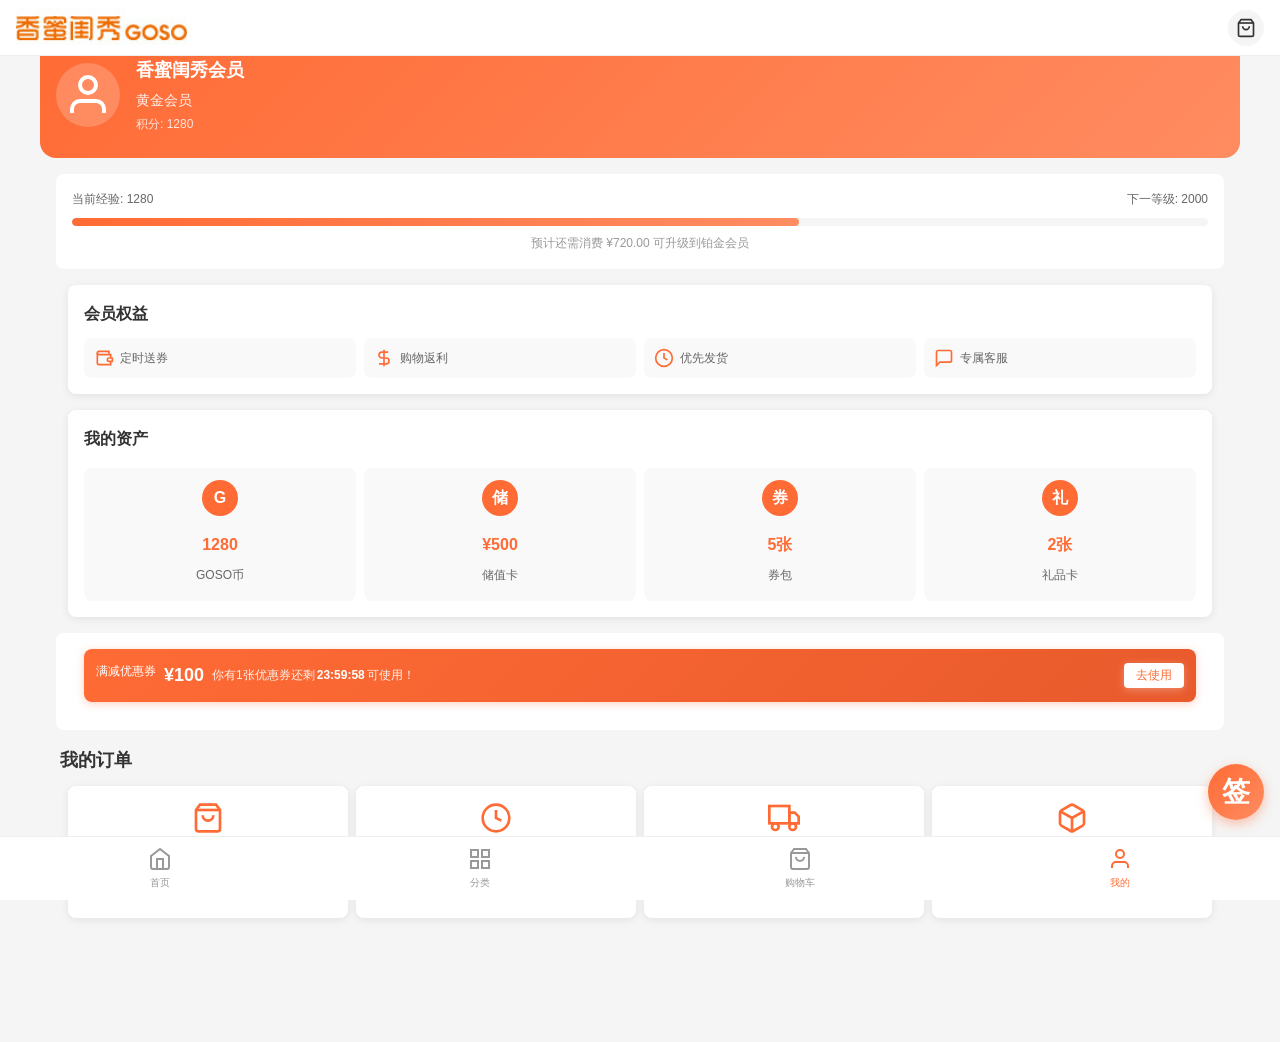
<file: member.html>
<!DOCTYPE html>
<html lang="zh-CN">
<head>
  <meta charset="UTF-8">
  <meta name="viewport" content="width=device-width, initial-scale=1.0">
  <title>会员中心 - 香蜜闺秀</title>
  <link rel="icon" href="goso_img/favicon.ico">
  <link rel="stylesheet" href="css/common.css">
</head>
<body>
  <nav class="top-nav">
    <img src="goso_img/logo.jpg" alt="香蜜闺秀" class="logo">
    <div class="cart-btn" onclick="navigateTo('cart')">
      <svg width="20" height="20" viewBox="0 0 24 24" fill="none" stroke="currentColor" stroke-width="2">
        <path d="M6 2L3 6v14a2 2 0 0 0 2 2h14a2 2 0 0 0 2-2V6l-3-4z"></path>
        <line x1="3" y1="6" x2="21" y2="6"></line>
        <path d="M16 10a4 4 0 0 1-8 0"></path>
      </svg>
      <span class="badge" style="display: none;">0</span>
    </div>
  </nav>

  <div class="container" style="margin-top: 48px; margin-bottom: 56px;">
    <div class="member-header">
      <div class="avatar">
        <svg width="48" height="48" viewBox="0 0 24 24" fill="none" stroke="currentColor" stroke-width="2">
          <path d="M20 21v-2a4 4 0 0 0-4-4H8a4 4 0 0 0-4 4v2"></path>
          <circle cx="12" cy="7" r="4"></circle>
        </svg>
      </div>
      <div class="member-info">
        <div class="member-name">香蜜闺秀会员</div>
        <div class="member-level">黄金会员</div>
        <div class="member-points">积分: 1280</div>
      </div>
    </div>

    <div class="progress-section">
      <div class="progress-info">
        <span class="current-exp">当前经验: 1280</span>
        <span class="next-level">下一等级: 2000</span>
      </div>
      <div class="progress-bar">
        <div class="progress-fill" style="width: 64%"></div>
      </div>
      <div class="upgrade-hint">预计还需消费 ¥720.00 可升级到铂金会员</div>
    </div>

    <div class="member-benefits">
      <div class="benefits-title">会员权益</div>
      <div class="benefits-list">
        <div class="benefit-item">
          <svg width="20" height="20" viewBox="0 0 24 24" fill="none" stroke="currentColor" stroke-width="2">
            <path d="M20 12V8H6a2 2 0 0 1-2-2c0-1.1.9-2 2-2h12v4"></path>
            <path d="M4 6v12a2 2 0 0 0 2 2h14v-4"></path>
            <path d="M18 12a2 2 0 0 0-2 2c0 1.1.9 2 2 2h4v-4h-4z"></path>
          </svg>
          <span>定时送券</span>
        </div>
        <div class="benefit-item">
          <svg width="20" height="20" viewBox="0 0 24 24" fill="none" stroke="currentColor" stroke-width="2">
            <path d="M12 2v20M17 5H9.5a3.5 3.5 0 0 0 0 7h5a3.5 3.5 0 0 1 0 7H6"></path>
          </svg>
          <span>购物返利</span>
        </div>
        <div class="benefit-item">
          <svg width="20" height="20" viewBox="0 0 24 24" fill="none" stroke="currentColor" stroke-width="2">
            <circle cx="12" cy="12" r="10"></circle>
            <polyline points="12 6 12 12 16 14"></polyline>
          </svg>
          <span>优先发货</span>
        </div>
        <div class="benefit-item">
          <svg width="20" height="20" viewBox="0 0 24 24" fill="none" stroke="currentColor" stroke-width="2">
            <path d="M21 15a2 2 0 0 1-2 2H7l-4 4V5a2 2 0 0 1 2-2h14a2 2 0 0 1 2 2z"></path>
          </svg>
          <span>专属客服</span>
        </div>
      </div>
    </div>

    <div class="member-assets">
      <div class="assets-title">我的资产</div>
      <div class="assets-list">
        <div class="asset-item">
          <div class="asset-icon">G</div>
          <div class="asset-value">1280</div>
          <div class="asset-name">GOSO币</div>
        </div>
        <div class="asset-item">
          <div class="asset-icon">储</div>
          <div class="asset-value">¥500</div>
          <div class="asset-name">储值卡</div>
        </div>
        <div class="asset-item">
          <div class="asset-icon">券</div>
          <div class="asset-value">5张</div>
          <div class="asset-name">券包</div>
        </div>
        <div class="asset-item">
          <div class="asset-icon">礼</div>
          <div class="asset-value">2张</div>
          <div class="asset-name">礼品卡</div>
        </div>
      </div>
    </div>

    <div class="coupon-section">
      <div class="coupon-countdown">
        <div class="coupon-info">
          <div class="coupon-title">满减优惠券</div>
          <div class="coupon-amount">¥100</div>
          <div class="coupon-desc">你有1张优惠券还剩<span id="coupon-countdown">23:59:59</span>可使用！</div>
        </div>
        <button class="use-btn" onclick="showToast('跳转到优惠券使用页面')">去使用</button>
      </div>
    </div>

    <h2 class="section-title">我的订单</h2>
    <div class="order-list" id="order-list">
      <div class="order-item">
        <svg width="24" height="24" viewBox="0 0 24 24" fill="none" stroke="currentColor" stroke-width="2">
          <path d="M6 2L3 6v14a2 2 0 0 0 2 2h14a2 2 0 0 0 2-2V6l-3-4z"></path>
          <line x1="3" y1="6" x2="21" y2="6"></line>
          <path d="M16 10a4 4 0 0 1-8 0"></path>
        </svg>
        <div class="order-count">3</div>
        <div class="order-label">全部订单</div>
      </div>
      <div class="order-item">
        <svg width="24" height="24" viewBox="0 0 24 24" fill="none" stroke="currentColor" stroke-width="2">
          <circle cx="12" cy="12" r="10"></circle>
          <polyline points="12 6 12 12 16 14"></polyline>
        </svg>
        <div class="order-count">1</div>
        <div class="order-label">待付款</div>
      </div>
      <div class="order-item">
        <svg width="24" height="24" viewBox="0 0 24 24" fill="none" stroke="currentColor" stroke-width="2">
          <rect x="1" y="3" width="15" height="13"></rect>
          <polygon points="16 8 20 8 23 11 23 16 16 16 16 8"></polygon>
          <circle cx="5.5" cy="18.5" r="2.5"></circle>
          <circle cx="18.5" cy="18.5" r="2.5"></circle>
        </svg>
        <div class="order-count">0</div>
        <div class="order-label">待发货</div>
      </div>
      <div class="order-item">
        <svg width="24" height="24" viewBox="0 0 24 24" fill="none" stroke="currentColor" stroke-width="2">
          <path d="M21 16V8a2 2 0 0 0-1-1.73l-7-4a2 2 0 0 0-2 0l-7 4A2 2 0 0 0 3 8v8a2 2 0 0 0 1 1.73l7 4a2 2 0 0 0 2 0l7-4A2 2 0 0 0 21 16z"></path>
          <polyline points="3.27 6.96 12 12.01 20.73 6.96"></polyline>
          <line x1="12" y1="22.08" x2="12" y2="12"></line>
        </svg>
        <div class="order-count">0</div>
        <div class="order-label">待收货</div>
      </div>
    </div>
  </div>

  <div class="signin-float-btn" id="signin-float-btn" onclick="toggleSigninModal()">
    <span class="signin-text">签</span>
  </div>

  <div class="signin-modal" id="signin-modal">
    <div class="signin-modal-content">
      <div class="signin-modal-header">
        <div class="signin-title">每日签到</div>
        <div class="signin-close" onclick="toggleSigninModal()">
          <svg width="24" height="24" viewBox="0 0 24 24" fill="none" stroke="currentColor" stroke-width="2">
            <line x1="18" y1="6" x2="6" y2="18"></line>
            <line x1="6" y1="6" x2="18" y2="18"></line>
          </svg>
        </div>
      </div>
      <div class="signin-streak-info">
        <div class="streak-count">已连续签到 <span class="streak-days">7</span> 天</div>
        <div class="next-reward">再签到 <span class="next-days">3</span> 天可获得神秘大礼包</div>
      </div>
      <div class="signin-calendar" id="signin-calendar">
      </div>
      <div class="signin-actions">
        <button class="signin-btn" id="signin-btn" onclick="doSignin()">立即签到</button>
      </div>
    </div>
  </div>

  <nav class="bottom-nav">
    <div class="nav-item" data-page="index" onclick="navigateTo('index')">
      <svg class="icon" viewBox="0 0 24 24" fill="none" stroke="currentColor" stroke-width="2">
        <path d="M3 9l9-7 9 7v11a2 2 0 0 1-2 2H5a2 2 0 0 1-2-2z"></path>
        <polyline points="9 22 9 12 15 12 15 22"></polyline>
      </svg>
      <span class="text">首页</span>
    </div>
    <div class="nav-item" data-page="category" onclick="navigateTo('category')">
      <svg class="icon" viewBox="0 0 24 24" fill="none" stroke="currentColor" stroke-width="2">
        <rect x="3" y="3" width="7" height="7"></rect>
        <rect x="14" y="3" width="7" height="7"></rect>
        <rect x="14" y="14" width="7" height="7"></rect>
        <rect x="3" y="14" width="7" height="7"></rect>
      </svg>
      <span class="text">分类</span>
    </div>
    <div class="nav-item" data-page="cart" onclick="navigateTo('cart')">
      <svg class="icon" viewBox="0 0 24 24" fill="none" stroke="currentColor" stroke-width="2">
        <path d="M6 2L3 6v14a2 2 0 0 0 2 2h14a2 2 0 0 0 2-2V6l-3-4z"></path>
        <line x1="3" y1="6" x2="21" y2="6"></line>
        <path d="M16 10a4 4 0 0 1-8 0"></path>
      </svg>
      <span class="text">购物车</span>
    </div>
    <div class="nav-item active" data-page="member" onclick="navigateTo('member')">
      <svg class="icon" viewBox="0 0 24 24" fill="none" stroke="currentColor" stroke-width="2">
        <path d="M20 21v-2a4 4 0 0 0-4-4H8a4 4 0 0 0-4 4v2"></path>
        <circle cx="12" cy="7" r="4"></circle>
      </svg>
      <span class="text">我的</span>
    </div>
  </nav>

  <script src="js/common.js"></script>
  <script>
    let countdownTime = 24 * 60 * 60 - 1;

    function updateCountdown() {
      const hours = Math.floor(countdownTime / 3600);
      const minutes = Math.floor((countdownTime % 3600) / 60);
      const seconds = countdownTime % 60;
      document.getElementById('coupon-countdown').textContent = 
        `${hours.toString().padStart(2, '0')}:${minutes.toString().padStart(2, '0')}:${seconds.toString().padStart(2, '0')}`;
      
      if (countdownTime > 0) {
        countdownTime--;
      } else {
        countdownTime = 24 * 60 * 60 - 1;
      }
    }

    setInterval(updateCountdown, 1000);
    updateCountdown();

    function toggleSigninModal() {
      const modal = document.getElementById('signin-modal');
      const btn = document.getElementById('signin-float-btn');
      if (modal.style.display === 'flex') {
        modal.style.display = 'none';
        btn.style.transform = 'rotate(0deg)';
      } else {
        modal.style.display = 'flex';
        btn.style.transform = 'rotate(45deg)';
        generateCalendar();
      }
    }

    function generateCalendar() {
      const calendar = document.getElementById('signin-calendar');
      const today = new Date();
      const year = today.getFullYear();
      const month = today.getMonth();
      const day = today.getDate();
      
      const firstDay = new Date(year, month, 1).getDay();
      const daysInMonth = new Date(year, month + 1, 0).getDate();
      
      const signedDays = [1, 2, 3, 4, 5, 6, 7];
      
      let calendarHTML = '<div class="calendar-header">';
      calendarHTML += '<div class="calendar-day">日</div>';
      calendarHTML += '<div class="calendar-day">一</div>';
      calendarHTML += '<div class="calendar-day">二</div>';
      calendarHTML += '<div class="calendar-day">三</div>';
      calendarHTML += '<div class="calendar-day">四</div>';
      calendarHTML += '<div class="calendar-day">五</div>';
      calendarHTML += '<div class="calendar-day">六</div>';
      calendarHTML += '</div>';
      
      calendarHTML += '<div class="calendar-body">';
      
      for (let i = 0; i < firstDay; i++) {
        calendarHTML += '<div class="calendar-cell empty"></div>';
      }
      
      for (let d = 1; d <= daysInMonth; d++) {
        const isSigned = signedDays.includes(d);
        const isToday = d === day;
        let className = 'calendar-cell';
        if (isSigned) className += ' signed';
        if (isToday) className += ' today';
        
        calendarHTML += `<div class="${className}">${d}</div>`;
      }
      
      calendarHTML += '</div>';
      calendar.innerHTML = calendarHTML;
    }

    function doSignin() {
      const btn = document.getElementById('signin-btn');
      if (btn.textContent === '立即签到') {
        btn.textContent = '已签到';
        btn.disabled = true;
        showToast('签到成功！获得10GOSO币');
      }
    }
  </script>
</body>
</html>
</file>
<file: css/common.css>
* {
  margin: 0;
  padding: 0;
  box-sizing: border-box;
}

body {
  font-family: -apple-system, BlinkMacSystemFont, 'Segoe UI', 'PingFang SC', 'Microsoft YaHei', sans-serif;
  background-color: #f5f5f5;
  color: #333;
  line-height: 1.6;
  padding-bottom: 56px;
}

a {
  text-decoration: none;
  color: inherit;
}

img {
  max-width: 100%;
  height: auto;
  display: block;
}

.container {
  max-width: 1200px;
  margin: 0 auto;
  padding: 0 12px;
}

.top-nav {
  position: fixed;
  top: 0;
  left: 0;
  right: 0;
  height: 48px;
  background: #fff;
  border-bottom: 1px solid #eee;
  z-index: 1000;
  display: flex;
  align-items: center;
  justify-content: space-between;
  padding: 0 12px;
}

.top-nav .logo {
  height: 32px;
  width: auto;
}

.top-nav .search-btn {
  width: 36px;
  height: 36px;
  display: flex;
  align-items: center;
  justify-content: center;
  border-radius: 50%;
  background: #f5f5f5;
  cursor: pointer;
}

.top-nav .cart-btn {
  width: 36px;
  height: 36px;
  display: flex;
  align-items: center;
  justify-content: center;
  border-radius: 50%;
  background: #f5f5f5;
  cursor: pointer;
  position: relative;
}

.top-nav .cart-btn .badge {
  position: absolute;
  top: -4px;
  right: -4px;
  min-width: 16px;
  height: 16px;
  background: #f44336;
  color: #fff;
  font-size: 10px;
  font-weight: 600;
  border-radius: 8px;
  display: flex;
  align-items: center;
  justify-content: center;
  padding: 0 4px;
}

.bottom-nav {
  position: fixed;
  bottom: 0;
  left: 0;
  right: 0;
  height: 56px;
  background: #fff;
  border-top: 1px solid #eee;
  z-index: 1000;
  display: flex;
  align-items: center;
  padding-bottom: env(safe-area-inset-bottom);
}

.bottom-nav .nav-item {
  flex: 1;
  display: flex;
  flex-direction: column;
  align-items: center;
  justify-content: center;
  height: 100%;
  cursor: pointer;
  color: #999;
  transition: all 0.3s;
}

.bottom-nav .nav-item.active {
  color: #ff6b35;
}

.bottom-nav .nav-item .icon {
  width: 24px;
  height: 24px;
  margin-bottom: 4px;
}

.bottom-nav .nav-item .text {
  font-size: 10px;
  font-weight: 400;
}

.carousel {
  position: relative;
  width: 100%;
  height: 200px;
  overflow: hidden;
  margin-bottom: 16px;
}

.carousel .carousel-inner {
  display: flex;
  transition: transform 0.3s ease;
}

.carousel .carousel-item {
  min-width: 100%;
  height: 200px;
  position: relative;
}

.carousel .carousel-item:first-child .carousel-overlay {
  display: none !important;
}

.carousel .carousel-item img {
  width: 100%;
  height: 100%;
  object-fit: contain;
}

.carousel .carousel-overlay {
  position: absolute;
  bottom: 0;
  left: 0;
  right: 0;
  background: linear-gradient(to top, rgba(0, 0, 0, 0.7), transparent);
  padding: 20px 16px;
  color: #fff;
}

.carousel .carousel-title {
  font-size: 20px;
  font-weight: 600;
  margin-bottom: 4px;
}

.carousel .carousel-desc {
  font-size: 14px;
  margin-bottom: 8px;
  opacity: 0.9;
}

.carousel .carousel-btn {
  display: inline-block;
  padding: 6px 16px;
  background: #ff6b35;
  color: #fff;
  border: none;
  border-radius: 16px;
  font-size: 14px;
  font-weight: 500;
  cursor: pointer;
  transition: background 0.3s;
}

.carousel .carousel-btn:hover {
  background: #e85a2c;
}

.carousel .carousel-indicators {
  position: absolute;
  bottom: 12px;
  left: 50%;
  transform: translateX(-50%);
  display: flex;
  gap: 8px;
}

.carousel .carousel-indicator {
  width: 6px;
  height: 6px;
  border-radius: 50%;
  background: rgba(255, 255, 255, 0.5);
  cursor: pointer;
  transition: all 0.3s;
}

.carousel .carousel-indicator.active {
  width: 8px;
  height: 8px;
  background: #fff;
}

.section-title {
  font-size: 18px;
  font-weight: 600;
  color: #333;
  margin: 16px 0 12px;
  padding: 0 4px;
}

.activity-grid {
  display: grid;
  grid-template-columns: repeat(2, 1fr);
  gap: 12px;
  margin-bottom: 16px;
}

.activity-card {
  background: #fff3ed;
  border: 1px solid #ffbea5;
  border-radius: 8px;
  overflow: hidden;
  box-shadow: 0 2px 8px rgba(255, 107, 53, 0.15);
  cursor: pointer;
  transition: all 0.3s;
}

.activity-card:active {
  transform: scale(0.98);
}

.activity-card img {
  width: 100%;
  height: 120px;
  object-fit: cover;
}

.activity-card .activity-info {
  padding: 12px;
}

.activity-card .activity-name {
  font-size: 16px;
  font-weight: 600;
  color: #e85a2c;
  margin-bottom: 4px;
}

.activity-card .activity-desc {
  font-size: 12px;
  color: #666;
  line-height: 1.4;
}

.product-grid {
  flex: 1;
  overflow-y: auto;
  padding: 8px;
  display: grid;
  grid-template-columns: repeat(2, 1fr);
  gap: 8px;
  margin-bottom: 16px;
}

.product-card {
  background: #fff;
  border: 1px solid #eee;
  border-radius: 8px;
  overflow: visible;
  box-shadow: 0 2px 8px rgba(0, 0, 0, 0.08);
  cursor: pointer;
  transition: all 0.3s;
  display: flex;
  flex-direction: column;
}

.product-card:active {
  transform: scale(0.98);
}

.product-card .product-image {
  width: 100%;
  aspect-ratio: 1 / 1;
  min-height: 120px;
  object-fit: cover;
  background: #f5f5f5;
  flex-shrink: 0;
}

.product-card .product-image-wrapper {
  position: relative;
  width: 100%;
  aspect-ratio: 1 / 1;
  min-height: 120px;
  overflow: visible;
}

.product-card .product-info {
  padding: 8px;
  display: flex;
  flex-direction: column;
  gap: 8px;
  flex: 1;
  overflow: visible;
}

.product-card .product-name {
  font-size: 12px;
  color: #333;
  display: -webkit-box;
  -webkit-line-clamp: 2;
  -webkit-box-orient: vertical;
  overflow: hidden;
  line-height: 1.4;
  min-height: 34px;
}

.product-card .activity-tag {
  position: absolute;
  bottom: 8px;
  left: 8px;
  display: inline-block;
  background: rgba(255, 107, 53, 0.7);
  color: #fff;
  font-size: 10px;
  font-weight: 500;
  padding: 2px 6px;
  border-radius: 4px;
}

.product-card .product-bottom {
  display: flex;
  flex-direction: column;
  gap: 8px;
  margin-top: auto;
  overflow: visible;
}

.product-card .product-price {
  font-size: 14px;
  font-weight: 600;
  color: #ff6b35;
}

.product-card .buy-btn {
  padding: 6px 12px;
  background: #ff6b35;
  color: #fff;
  border: none;
  border-radius: 4px;
  font-size: 12px;
  font-weight: 500;
  cursor: pointer;
  white-space: nowrap;
  width: 100%;
  position: relative;
  z-index: 10;
}

.product-card .buy-btn:active {
  transform: scale(0.98);
}

.category-tabs {
  display: flex;
  overflow-x: auto;
  background: #fff;
  padding: 12px 12px 0;
  border-bottom: 1px solid #eee;
  margin-bottom: 12px;
  scrollbar-width: none;
}

.category-tabs::-webkit-scrollbar {
  display: none;
}

.category-tab {
  flex-shrink: 0;
  padding: 8px 16px;
  font-size: 14px;
  color: #666;
  border-radius: 20px;
  cursor: pointer;
  margin-right: 8px;
  transition: all 0.3s;
}

.category-tab.active {
  background: #ff6b35;
  color: #fff;
}

.filter-bar {
  background: #fff;
  padding: 12px;
  display: flex;
  gap: 8px;
  margin-bottom: 12px;
  flex-wrap: wrap;
}

.filter-btn {
  padding: 6px 12px;
  background: #f5f5f5;
  color: #666;
  border: none;
  border-radius: 16px;
  font-size: 12px;
  cursor: pointer;
  transition: all 0.3s;
}

.filter-btn.active {
  background: #ff6b35;
  color: #fff;
}

.cart-item {
  background: #fff;
  border-radius: 8px;
  padding: 12px;
  margin-bottom: 12px;
  display: flex;
  gap: 12px;
  box-shadow: 0 2px 8px rgba(0, 0, 0, 0.08);
}

.cart-item .cart-image {
  width: 80px;
  height: 80px;
  border-radius: 8px;
  object-fit: cover;
  background: #f5f5f5;
}

.cart-item .cart-info {
  flex: 1;
  display: flex;
  flex-direction: column;
}

.cart-item .cart-name {
  font-size: 14px;
  color: #333;
  margin-bottom: 8px;
  display: -webkit-box;
  -webkit-line-clamp: 2;
  -webkit-box-orient: vertical;
  overflow: hidden;
  line-height: 1.4;
}

.cart-item .cart-price {
  font-size: 16px;
  font-weight: 600;
  color: #ff6b35;
  margin-bottom: 8px;
}

.cart-item .cart-actions {
  display: flex;
  justify-content: space-between;
  align-items: center;
}

.cart-item .quantity-control {
  display: flex;
  align-items: center;
  gap: 8px;
}

.cart-item .quantity-btn {
  width: 28px;
  height: 28px;
  border: 1px solid #ddd;
  background: #fff;
  border-radius: 4px;
  font-size: 16px;
  cursor: pointer;
  display: flex;
  align-items: center;
  justify-content: center;
  color: #666;
}

.cart-item .quantity-display {
  font-size: 14px;
  color: #333;
  min-width: 32px;
  text-align: center;
}

.cart-item .delete-btn {
  width: 28px;
  height: 28px;
  border: none;
  background: #f44336;
  border-radius: 4px;
  color: #fff;
  font-size: 14px;
  cursor: pointer;
  display: flex;
  align-items: center;
  justify-content: center;
}

.cart-summary {
  background: #fff;
  border-radius: 8px;
  padding: 16px;
  margin-bottom: 16px;
  box-shadow: 0 2px 8px rgba(0, 0, 0, 0.08);
}

.cart-summary .summary-row {
  display: flex;
  justify-content: space-between;
  margin-bottom: 8px;
  font-size: 14px;
  color: #666;
}

.cart-summary .summary-row.total {
  font-size: 16px;
  font-weight: 600;
  color: #333;
  margin-top: 12px;
  padding-top: 12px;
  border-top: 1px solid #eee;
}

.cart-summary .summary-row.total .price {
  color: #ff6b35;
  font-size: 20px;
}

.checkout-btn {
  width: 100%;
  height: 48px;
  background: #ff6b35;
  color: #fff;
  border: none;
  border-radius: 6px;
  font-size: 16px;
  font-weight: 500;
  cursor: pointer;
  box-shadow: 0 2px 8px rgba(255, 107, 53, 0.3);
  transition: all 0.3s;
}

.checkout-btn:active {
  background: #e85a2c;
  transform: scale(0.98);
}

.checkout-btn:disabled {
  background: #ffbea5;
  cursor: not-allowed;
}

.user-info {
  background: linear-gradient(135deg, #ff6b35 0%, #e85a2c 100%);
  border-radius: 8px;
  padding: 24px;
  margin: 16px 12px;
  display: flex;
  align-items: center;
  gap: 16px;
}

.user-info .avatar {
  width: 64px;
  height: 64px;
  border-radius: 50%;
  background: #fff;
  display: flex;
  align-items: center;
  justify-content: center;
  font-size: 24px;
  color: #ff6b35;
}

.user-info .user-details {
  flex: 1;
}

.user-info .user-name {
  font-size: 18px;
  font-weight: 600;
  color: #fff;
  margin-bottom: 4px;
}

.user-info .user-level {
  font-size: 14px;
  color: rgba(255, 255, 255, 0.9);
}

.menu-grid {
  display: grid;
  grid-template-columns: repeat(4, 1fr);
  gap: 12px;
  padding: 0 12px;
  margin-bottom: 16px;
}

.menu-item {
  background: #fff;
  border-radius: 8px;
  padding: 16px 8px;
  text-align: center;
  cursor: pointer;
  transition: all 0.3s;
  box-shadow: 0 2px 8px rgba(0, 0, 0, 0.08);
}

.menu-item:active {
  transform: scale(0.98);
}

.menu-item .menu-icon {
  width: 32px;
  height: 32px;
  margin: 0 auto 8px;
  color: #ff6b35;
}

.menu-item .menu-text {
  font-size: 12px;
  color: #333;
}

.order-list {
  padding: 0 12px;
}

.order-item {
  background: #fff;
  border-radius: 8px;
  padding: 12px;
  margin-bottom: 12px;
  box-shadow: 0 2px 8px rgba(0, 0, 0, 0.08);
}

.order-item .order-header {
  display: flex;
  justify-content: space-between;
  align-items: center;
  margin-bottom: 12px;
  padding-bottom: 12px;
  border-bottom: 1px solid #eee;
}

.order-item .order-id {
  font-size: 12px;
  color: #999;
}

.order-item .order-status {
  font-size: 12px;
  padding: 2px 8px;
  border-radius: 4px;
}

.order-item .order-status.pending {
  background: #fff3ed;
  color: #ff6b35;
}

.order-item .order-status.completed {
  background: #e8f5e9;
  color: #4caf50;
}

.order-item .order-status.cancelled {
  background: #ffebee;
  color: #f44336;
}

.order-item .order-products {
  display: flex;
  gap: 8px;
  margin-bottom: 12px;
}

.order-item .order-product {
  width: 60px;
  height: 60px;
  border-radius: 4px;
  object-fit: cover;
  background: #f5f5f5;
}

.order-item .order-footer {
  display: flex;
  justify-content: space-between;
  align-items: center;
}

.order-item .order-amount {
  font-size: 16px;
  font-weight: 600;
  color: #ff6b35;
}

.order-item .order-actions {
  display: flex;
  gap: 8px;
}

.order-item .order-btn {
  padding: 6px 12px;
  background: #f5f5f5;
  color: #666;
  border: none;
  border-radius: 4px;
  font-size: 12px;
  cursor: pointer;
}

.order-item .order-btn.primary {
  background: #ff6b35;
  color: #fff;
}

.empty-state {
  text-align: center;
  padding: 48px 24px;
}

.empty-state .empty-icon {
  width: 80px;
  height: 80px;
  margin: 0 auto 16px;
  color: #ccc;
}

.empty-state .empty-text {
  font-size: 14px;
  color: #999;
  margin-bottom: 16px;
}

.empty-state .empty-btn {
  padding: 12px 24px;
  background: #ff6b35;
  color: #fff;
  border: none;
  border-radius: 6px;
  font-size: 14px;
  font-weight: 500;
  cursor: pointer;
}

.toast {
  position: fixed;
  bottom: 100px;
  left: 50%;
  transform: translateX(-50%);
  background: rgba(0, 0, 0, 0.8);
  color: #fff;
  padding: 12px 24px;
  border-radius: 8px;
  font-size: 14px;
  z-index: 2000;
  animation: fadeIn 0.3s ease;
}

@keyframes fadeIn {
  from {
    opacity: 0;
    transform: translateX(-50%) translateY(10px);
  }
  to {
    opacity: 1;
    transform: translateX(-50%) translateY(0);
  }
}

.loading {
  text-align: center;
  padding: 24px;
  color: #999;
  font-size: 14px;
}

@media (min-width: 768px) {
  .container {
    padding: 0 16px;
  }
  
  .top-nav {
    height: 56px;
    padding: 0 16px;
  }
  
  .top-nav .logo {
    height: 40px;
  }
  
  .bottom-nav {
    height: 64px;
  }
  
  .carousel {
    height: 300px;
  }
  
  .carousel .carousel-item {
    height: 300px;
  }
  
  .activity-grid {
    grid-template-columns: repeat(4, 1fr);
  }
  
  .product-grid {
    grid-template-columns: repeat(4, 1fr);
  }
  
  .product-card .product-image {
    height: 200px;
  }
}

@media (min-width: 1024px) {
  .container {
    max-width: 1200px;
  }
  
  .carousel {
    height: 400px;
  }
  
  .carousel .carousel-item {
    height: 400px;
  }
}

.member-header {
  background: linear-gradient(135deg, #ff6b35 0%, #e85a2c 100%);
  border-radius: 8px;
  padding: 24px;
  margin: 16px 12px;
  display: flex;
  align-items: center;
  gap: 16px;
}

.member-header .avatar {
  width: 64px;
  height: 64px;
  border-radius: 50%;
  background: #fff;
  display: flex;
  align-items: center;
  justify-content: center;
  font-size: 24px;
  color: #ff6b35;
}

.member-header .member-info {
  flex: 1;
}

.member-header .member-name {
  font-size: 18px;
  font-weight: 600;
  color: #fff;
  margin-bottom: 8px;
}

.member-header .member-level {
  font-size: 14px;
  color: rgba(255, 255, 255, 0.9);
  margin-bottom: 12px;
}

.member-header .level-progress {
  background: rgba(255, 255, 255, 0.2);
  border-radius: 10px;
  height: 8px;
  overflow: hidden;
  margin-top: 8px;
}

.member-header .progress-bar {
  background: #fff;
  height: 100%;
  border-radius: 10px;
  transition: width 0.3s ease;
}

.member-header .upgrade-tip {
  font-size: 12px;
  color: rgba(255, 255, 255, 0.8);
  margin-top: 8px;
}

.member-assets {
  background: #fff;
  border-radius: 8px;
  padding: 16px;
  margin: 0 12px 16px;
  box-shadow: 0 2px 8px rgba(0, 0, 0, 0.08);
}

.member-assets .assets-title {
  font-size: 16px;
  font-weight: 600;
  color: #333;
  margin-bottom: 16px;
}

.member-assets .assets-grid {
  display: grid;
  grid-template-columns: repeat(4, 1fr);
  gap: 8px;
}

.member-assets .asset-item {
  text-align: center;
  padding: 12px;
  background: #f9f9f9;
  border-radius: 8px;
  cursor: pointer;
  transition: all 0.3s;
}

.member-assets .asset-item:active {
  transform: scale(0.98);
}

.member-assets .asset-icon {
  width: 36px;
  height: 36px;
  margin: 0 auto 8px;
  background: #ff6b35;
  border-radius: 50%;
  display: flex;
  align-items: center;
  justify-content: center;
  color: #fff;
  font-size: 16px;
  font-weight: 600;
}

.member-assets .asset-name {
  font-size: 12px;
  color: #666;
  margin-bottom: 4px;
}

.member-assets .asset-value {
  font-size: 16px;
  font-weight: 600;
  color: #ff6b35;
}

.coupon-countdown {
  background: linear-gradient(135deg, #ff6b35 0%, #e85a2c 100%);
  border-radius: 8px;
  padding: 12px;
  margin: 0 12px 16px;
  box-shadow: 0 2px 8px rgba(255, 107, 53, 0.3);
  display: flex;
  align-items: center;
  justify-content: space-between;
  gap: 8px;
  flex-wrap: nowrap;
}

.coupon-countdown .coupon-info {
  display: flex;
  align-items: center;
  gap: 8px;
  flex: 1;
  min-width: 0;
}

.coupon-countdown .coupon-title {
  font-size: 12px;
  font-weight: 500;
  color: #fff;
  white-space: nowrap;
  flex-shrink: 0;
}

.coupon-countdown .coupon-amount {
  font-size: 18px;
  font-weight: 700;
  color: #fff;
  white-space: nowrap;
  flex-shrink: 0;
}

.coupon-countdown .coupon-desc {
  font-size: 12px;
  color: rgba(255, 255, 255, 0.9);
  font-weight: 500;
  white-space: nowrap;
  overflow: hidden;
  text-overflow: ellipsis;
  flex: 1;
  min-width: 0;
}

.coupon-countdown #coupon-countdown {
  font-weight: 600;
  color: #fff;
  margin: 0 2px;
}

.coupon-countdown .use-btn {
  padding: 4px 12px;
  background: #fff;
  color: #ff6b35;
  border: none;
  border-radius: 4px;
  font-size: 12px;
  font-weight: 500;
  cursor: pointer;
  box-shadow: 0 2px 8px rgba(255, 255, 255, 0.3);
  white-space: nowrap;
  flex-shrink: 0;
  transition: all 0.3s;
}

.coupon-countdown .use-btn:active {
  transform: scale(0.98);
}

.member-benefits {
  background: #fff;
  border-radius: 8px;
  padding: 16px;
  margin: 0 12px 16px;
  box-shadow: 0 2px 8px rgba(0, 0, 0, 0.08);
}

.member-benefits .benefits-title {
  font-size: 16px;
  font-weight: 600;
  color: #333;
  margin-bottom: 12px;
}

.member-benefits .benefits-list {
  display: grid;
  grid-template-columns: repeat(4, 1fr);
  gap: 8px;
}

.member-benefits .benefit-item {
  display: flex;
  align-items: center;
  gap: 6px;
  padding: 10px;
  background: #f9f9f9;
  border-radius: 8px;
}

.member-benefits .benefit-icon {
  width: 20px;
  height: 20px;
  color: #ff6b35;
  flex-shrink: 0;
}

.member-benefits .benefit-text {
  font-size: 12px;
  color: #333;
  line-height: 1.2;
}

.order-tabs {
  display: flex;
  background: #fff;
  padding: 12px;
  border-bottom: 1px solid #eee;
  margin-bottom: 12px;
  overflow-x: auto;
  scrollbar-width: none;
}

.order-tabs::-webkit-scrollbar {
  display: none;
}

.order-tab {
  flex-shrink: 0;
  padding: 8px 16px;
  font-size: 14px;
  color: #666;
  border-radius: 20px;
  cursor: pointer;
  margin-right: 8px;
  transition: all 0.3s;
}

.order-tab.active {
  background: #ff6b35;
  color: #fff;
}

.signin-float-btn {
  position: fixed;
  bottom: 80px;
  right: 12px;
  width: 56px;
  height: 56px;
  background: linear-gradient(135deg, #ff6b35 0%, #e85a2c 100%);
  border-radius: 50%;
  display: flex;
  align-items: center;
  justify-content: center;
  box-shadow: 0 4px 12px rgba(255, 107, 53, 0.4);
  cursor: pointer;
  z-index: 1001;
  transition: all 0.3s;
}

.signin-float-btn:active {
  transform: scale(0.95);
}

.signin-float-btn .btn-icon {
  width: 28px;
  height: 28px;
  color: #fff;
}

.signin-float-btn .signin-text {
  font-size: 28px;
  font-weight: 600;
  color: #fff;
  line-height: 1;
}

.signin-modal {
  position: fixed;
  top: 0;
  left: 0;
  right: 0;
  bottom: 0;
  background: rgba(0, 0, 0, 0.6);
  z-index: 2000;
  display: none;
  align-items: center;
  justify-content: center;
}

.signin-modal.show {
  display: flex;
}

.signin-modal .modal-content {
  background: #fff;
  border-radius: 12px;
  width: 90%;
  max-width: 400px;
  max-height: 80vh;
  overflow-y: auto;
  box-shadow: 0 4px 20px rgba(0, 0, 0, 0.3);
}

.signin-modal .modal-header {
  padding: 16px;
  border-bottom: 1px solid #eee;
  display: flex;
  justify-content: space-between;
  align-items: center;
}

.signin-modal .modal-title {
  font-size: 18px;
  font-weight: 600;
  color: #333;
}

.signin-modal .close-btn {
  width: 32px;
  height: 32px;
  border: none;
  background: #f5f5f5;
  border-radius: 50%;
  cursor: pointer;
  display: flex;
  align-items: center;
  justify-content: center;
  color: #666;
}

.signin-modal .modal-body {
  padding: 16px;
}

.signin-modal .signin-info {
  text-align: center;
  margin-bottom: 16px;
}

.signin-modal .signin-days {
  font-size: 48px;
  font-weight: 600;
  color: #ff6b35;
  margin-bottom: 8px;
}

.signin-modal .signin-label {
  font-size: 14px;
  color: #666;
  margin-bottom: 16px;
}

.signin-modal .calendar-grid {
  display: grid;
  grid-template-columns: repeat(7, 1fr);
  gap: 8px;
  margin-bottom: 16px;
}

.signin-modal .calendar-day {
  width: 36px;
  height: 36px;
  display: flex;
  align-items: center;
  justify-content: center;
  border-radius: 50%;
  font-size: 12px;
  color: #666;
  background: #f5f5f5;
}

.signin-modal .calendar-day.signed {
  background: #ff6b35;
  color: #fff;
}

.signin-modal .calendar-day.today {
  border: 2px solid #ff6b35;
}

.signin-modal .calendar-day.signed.today {
  background: #ff6b35;
  color: #fff;
  border: 2px solid #e85a2c;
}

.signin-modal .reward-info {
  background: #fff3ed;
  border: 1px solid #ffbea5;
  border-radius: 8px;
  padding: 12px;
  margin-bottom: 16px;
}

.signin-modal .reward-title {
  font-size: 14px;
  font-weight: 600;
  color: #e85a2c;
  margin-bottom: 8px;
}

.signin-modal .reward-desc {
  font-size: 12px;
  color: #666;
}

.signin-modal .signin-btn {
  width: 100%;
  height: 48px;
  background: #ff6b35;
  color: #fff;
  border: none;
  border-radius: 6px;
  font-size: 16px;
  font-weight: 500;
  cursor: pointer;
  box-shadow: 0 2px 8px rgba(255, 107, 53, 0.3);
  transition: all 0.3s;
}

.signin-modal .signin-btn:active {
  transform: scale(0.98);
}

.signin-modal .signin-btn:disabled {
  background: #ffbea5;
  cursor: not-allowed;
}

.category-layout {
  display: flex;
  min-height: calc(100vh - 104px);
}

.category-sidebar {
  width: 100px;
  background: #f5f5f5;
  overflow-y: auto;
  flex-shrink: 0;
  position: sticky;
  top: 48px;
  height: calc(100vh - 104px);
}

.sidebar-item {
  padding: 16px 12px;
  font-size: 14px;
  color: #666;
  text-align: center;
  cursor: pointer;
  transition: all 0.3s;
  border-left: 3px solid transparent;
}

.sidebar-item.active {
  background: #fff;
  color: #ff6b35;
  border-left-color: #ff6b35;
  font-weight: 500;
}

.category-main {
  flex: 1;
  display: flex;
  flex-direction: column;
  background: #fff;
}

.category-search {
  padding: 12px;
  border-bottom: 1px solid #eee;
  display: flex;
  gap: 8px;
}

.search-input-wrapper {
  flex: 0 0 80%;
  display: flex;
  align-items: center;
  background: #f5f5f5;
  border-radius: 20px;
  padding: 8px 12px;
}

.search-icon {
  color: #999;
  margin-right: 8px;
  flex-shrink: 0;
}

.search-input {
  flex: 1;
  border: none;
  background: transparent;
  font-size: 14px;
  color: #333;
  outline: none;
}

.search-input::placeholder {
  color: #999;
}

.search-btn-action {
  flex: 0 0 20%;
  height: 36px;
  background: #ff6b35;
  color: #fff;
  border: none;
  border-radius: 18px;
  font-size: 14px;
  font-weight: 500;
  cursor: pointer;
  transition: all 0.3s;
  white-space: nowrap;
}

.search-btn-action:active {
  transform: scale(0.98);
}

.filter-bar {
  display: flex;
  gap: 8px;
  padding: 12px;
  border-bottom: 1px solid #eee;
  overflow-x: auto;
  flex-shrink: 0;
}

.filter-btn {
  flex-shrink: 0;
  padding: 6px 12px;
  background: #f5f5f5;
  border: none;
  border-radius: 16px;
  font-size: 12px;
  color: #666;
  cursor: pointer;
  transition: all 0.3s;
}

.filter-btn.active {
  background: #ff6b35;
  color: #fff;
}

.filter-btn:active {
  transform: scale(0.98);
}

.empty-state {
  grid-column: 1 / -1;
  text-align: center;
  padding: 40px 20px;
  color: #999;
  font-size: 14px;
}

.member-header {
  background: linear-gradient(135deg, #ff6b35 0%, #ff8c61 100%);
  padding: 24px 16px;
  display: flex;
  align-items: center;
  gap: 16px;
  border-radius: 0 0 16px 16px;
  margin: -16px -16px 16px -16px;
}

.member-header .avatar {
  width: 64px;
  height: 64px;
  background: rgba(255, 255, 255, 0.2);
  border-radius: 50%;
  display: flex;
  align-items: center;
  justify-content: center;
  color: #fff;
}

.member-header .member-info {
  flex: 1;
}

.member-header .member-name {
  font-size: 18px;
  font-weight: 600;
  color: #fff;
  margin-bottom: 4px;
}

.member-header .member-level {
  font-size: 14px;
  color: rgba(255, 255, 255, 0.9);
  margin-bottom: 4px;
}

.member-header .member-points {
  font-size: 12px;
  color: rgba(255, 255, 255, 0.8);
}

.progress-section {
  background: #fff;
  padding: 16px;
  border-radius: 8px;
  margin-bottom: 16px;
}

.progress-info {
  display: flex;
  justify-content: space-between;
  margin-bottom: 8px;
  font-size: 12px;
  color: #666;
}

.progress-bar {
  height: 8px;
  background: #f5f5f5;
  border-radius: 4px;
  overflow: hidden;
  margin-bottom: 8px;
}

.progress-fill {
  height: 100%;
  background: linear-gradient(90deg, #ff6b35 0%, #ff8c61 100%);
  border-radius: 4px;
  transition: width 0.3s;
}

.upgrade-hint {
  font-size: 12px;
  color: #999;
  text-align: center;
}

.member-benefits {
  background: #fff;
  padding: 16px;
  border-radius: 8px;
  margin-bottom: 16px;
}

.benefits-title {
  font-size: 16px;
  font-weight: 600;
  color: #333;
  margin-bottom: 12px;
}

.benefits-list {
  display: grid;
  grid-template-columns: repeat(4, 1fr);
  gap: 8px;
}

.benefit-item {
  display: flex;
  align-items: center;
  gap: 8px;
  padding: 12px;
  background: #f9f9f9;
  border-radius: 8px;
}

.benefit-item svg {
  width: 20px;
  height: 20px;
  color: #ff6b35;
  flex-shrink: 0;
}

.benefit-item span {
  font-size: 12px;
  color: #666;
  flex: 1;
}

.member-assets {
  background: #fff;
  padding: 16px;
  border-radius: 8px;
  margin-bottom: 16px;
}

.assets-title {
  font-size: 16px;
  font-weight: 600;
  color: #333;
  margin-bottom: 12px;
}

.assets-list {
  display: grid;
  grid-template-columns: repeat(4, 1fr);
  gap: 8px;
}

.asset-item {
  display: flex;
  flex-direction: column;
  align-items: center;
  gap: 8px;
  padding: 12px;
  background: #f9f9f9;
  border-radius: 8px;
}

.asset-icon {
  width: 36px;
  height: 36px;
  background: linear-gradient(135deg, #ff6b35 0%, #ff8c61 100%);
  border-radius: 8px;
  display: flex;
  align-items: center;
  justify-content: center;
  font-size: 16px;
  font-weight: 600;
  color: #fff;
}

.asset-value {
  font-size: 16px;
  font-weight: 600;
  color: #ff6b35;
}

.asset-name {
  font-size: 12px;
  color: #666;
  text-align: center;
}

.coupon-section {
  background: #fff;
  padding: 16px;
  border-radius: 8px;
  margin-bottom: 16px;
}

.coupon-card {
  display: flex;
  align-items: center;
  justify-content: space-between;
  gap: 12px;
  background: linear-gradient(135deg, #ff6b35 0%, #ff8c61 100%);
  border-radius: 8px;
  padding: 12px 16px;
}

.coupon-title {
  font-size: 14px;
  color: #fff;
  font-weight: 500;
}

.coupon-amount {
  font-size: 24px;
  font-weight: 700;
  color: #fff;
}

.coupon-countdown {
  font-size: 14px;
  color: rgba(255, 255, 255, 0.9);
  font-weight: 500;
}

.coupon-btn {
  padding: 6px 16px;
  background: #fff;
  color: #ff6b35;
  border: none;
  border-radius: 4px;
  font-size: 14px;
  font-weight: 600;
  cursor: pointer;
  white-space: nowrap;
}

.coupon-btn:active {
  transform: scale(0.98);
}

.coupon-condition {
  font-size: 12px;
  color: rgba(255, 255, 255, 0.9);
}

.coupon-right {
  flex: 1;
  padding: 16px;
  display: flex;
  flex-direction: column;
  justify-content: space-between;
}

.coupon-title {
  font-size: 16px;
  font-weight: 600;
  color: #fff;
  margin-bottom: 8px;
}

.coupon-countdown {
  font-size: 14px;
  color: rgba(255, 255, 255, 0.9);
  margin-bottom: 12px;
}

.coupon-btn {
  align-self: flex-start;
  padding: 6px 16px;
  background: #fff;
  color: #ff6b35;
  border: none;
  border-radius: 4px;
  font-size: 14px;
  font-weight: 500;
  cursor: pointer;
  transition: all 0.3s;
}

.coupon-btn:active {
  transform: scale(0.98);
}

.order-tabs {
  display: flex;
  gap: 8px;
  margin-bottom: 16px;
  overflow-x: auto;
  padding-bottom: 8px;
}

.order-tab {
  flex-shrink: 0;
  padding: 8px 16px;
  background: #f5f5f5;
  border-radius: 20px;
  font-size: 14px;
  color: #666;
  cursor: pointer;
  transition: all 0.3s;
}

.order-tab.active {
  background: #ff6b35;
  color: #fff;
}

.order-tab:active {
  transform: scale(0.98);
}

.order-list {
  display: grid;
  grid-template-columns: repeat(4, 1fr);
  gap: 8px;
  margin-bottom: 16px;
}

.order-item {
  background: #fff;
  border-radius: 8px;
  padding: 16px 12px;
  box-shadow: 0 2px 8px rgba(0, 0, 0, 0.08);
  display: flex;
  flex-direction: column;
  align-items: center;
  gap: 8px;
  cursor: pointer;
  transition: all 0.3s;
}

.order-item:active {
  transform: scale(0.98);
}

.order-item svg {
  width: 32px;
  height: 32px;
  color: #ff6b35;
}

.order-count {
  font-size: 20px;
  font-weight: 600;
  color: #ff6b35;
}

.order-label {
  font-size: 12px;
  color: #666;
  text-align: center;
}

.menu-grid {
  display: grid;
  grid-template-columns: repeat(4, 1fr);
  gap: 16px;
  padding: 16px;
  background: #fff;
  border-radius: 8px;
}

.menu-item {
  display: flex;
  flex-direction: column;
  align-items: center;
  gap: 8px;
  cursor: pointer;
  transition: all 0.3s;
}

.menu-item:active {
  transform: scale(0.98);
}

.menu-icon {
  width: 32px;
  height: 32px;
  color: #666;
}

.menu-text {
  font-size: 12px;
  color: #666;
}

.signin-float-btn {
  position: fixed;
  bottom: 80px;
  right: 16px;
  width: 56px;
  height: 56px;
  background: linear-gradient(135deg, #ff6b35 0%, #ff8c61 100%);
  border-radius: 50%;
  display: flex;
  align-items: center;
  justify-content: center;
  color: #fff;
  box-shadow: 0 4px 12px rgba(255, 107, 53, 0.4);
  cursor: pointer;
  transition: all 0.3s;
  z-index: 1000;
}

.signin-float-btn:active {
  transform: scale(0.95);
}

.signin-modal {
  position: fixed;
  top: 0;
  left: 0;
  right: 0;
  bottom: 0;
  background: rgba(0, 0, 0, 0.6);
  z-index: 2000;
  display: none;
  align-items: center;
  justify-content: center;
}

.signin-modal.show {
  display: flex;
}

.signin-modal-content {
  background: #fff;
  border-radius: 12px;
  width: 90%;
  max-width: 400px;
  max-height: 80vh;
  overflow-y: auto;
  box-shadow: 0 4px 20px rgba(0, 0, 0, 0.3);
}

.signin-modal-header {
  padding: 16px;
  border-bottom: 1px solid #eee;
  display: flex;
  justify-content: space-between;
  align-items: center;
}

.signin-title {
  font-size: 18px;
  font-weight: 600;
  color: #333;
}

.signin-close {
  width: 32px;
  height: 32px;
  border: none;
  background: #f5f5f5;
  border-radius: 50%;
  display: flex;
  align-items: center;
  justify-content: center;
  cursor: pointer;
  transition: all 0.3s;
}

.signin-close:active {
  transform: scale(0.95);
}

.signin-streak-info {
  padding: 16px;
  text-align: center;
  background: #fff7ed;
}

.streak-count {
  font-size: 14px;
  color: #666;
  margin-bottom: 8px;
}

.streak-count .streak-days {
  font-size: 20px;
  font-weight: 600;
  color: #ff6b35;
}

.next-reward {
  font-size: 12px;
  color: #999;
}

.next-reward .next-days {
  font-size: 16px;
  font-weight: 600;
  color: #ff6b35;
}

.signin-calendar {
  padding: 16px;
}

.calendar-header {
  display: grid;
  grid-template-columns: repeat(7, 1fr);
  gap: 4px;
  margin-bottom: 8px;
}

.calendar-day {
  text-align: center;
  font-size: 12px;
  font-weight: 600;
  color: #999;
  padding: 8px 0;
}

.calendar-body {
  display: grid;
  grid-template-columns: repeat(7, 1fr);
  gap: 4px;
}

.calendar-cell {
  text-align: center;
  font-size: 14px;
  color: #333;
  padding: 8px 0;
  border-radius: 4px;
  transition: all 0.3s;
}

.calendar-cell.empty {
  background: transparent;
}

.calendar-cell.signed {
  background: #ff6b35;
  color: #fff;
}

.calendar-cell.today {
  border: 2px solid #ff6b35;
}

.calendar-cell.signed.today {
  background: #ff6b35;
  color: #fff;
  border: 2px solid #ff8c61;
}

.signin-actions {
  padding: 16px;
  border-top: 1px solid #eee;
}

.signin-btn {
  width: 100%;
  height: 48px;
  background: #ff6b35;
  color: #fff;
  border: none;
  border-radius: 6px;
  font-size: 16px;
  font-weight: 500;
  cursor: pointer;
  box-shadow: 0 2px 8px rgba(255, 107, 53, 0.3);
  transition: all 0.3s;
}

.signin-btn:active {
  transform: scale(0.98);
}

.signin-btn:disabled {
  background: #ffbea5;
  cursor: not-allowed;
}
</file>
